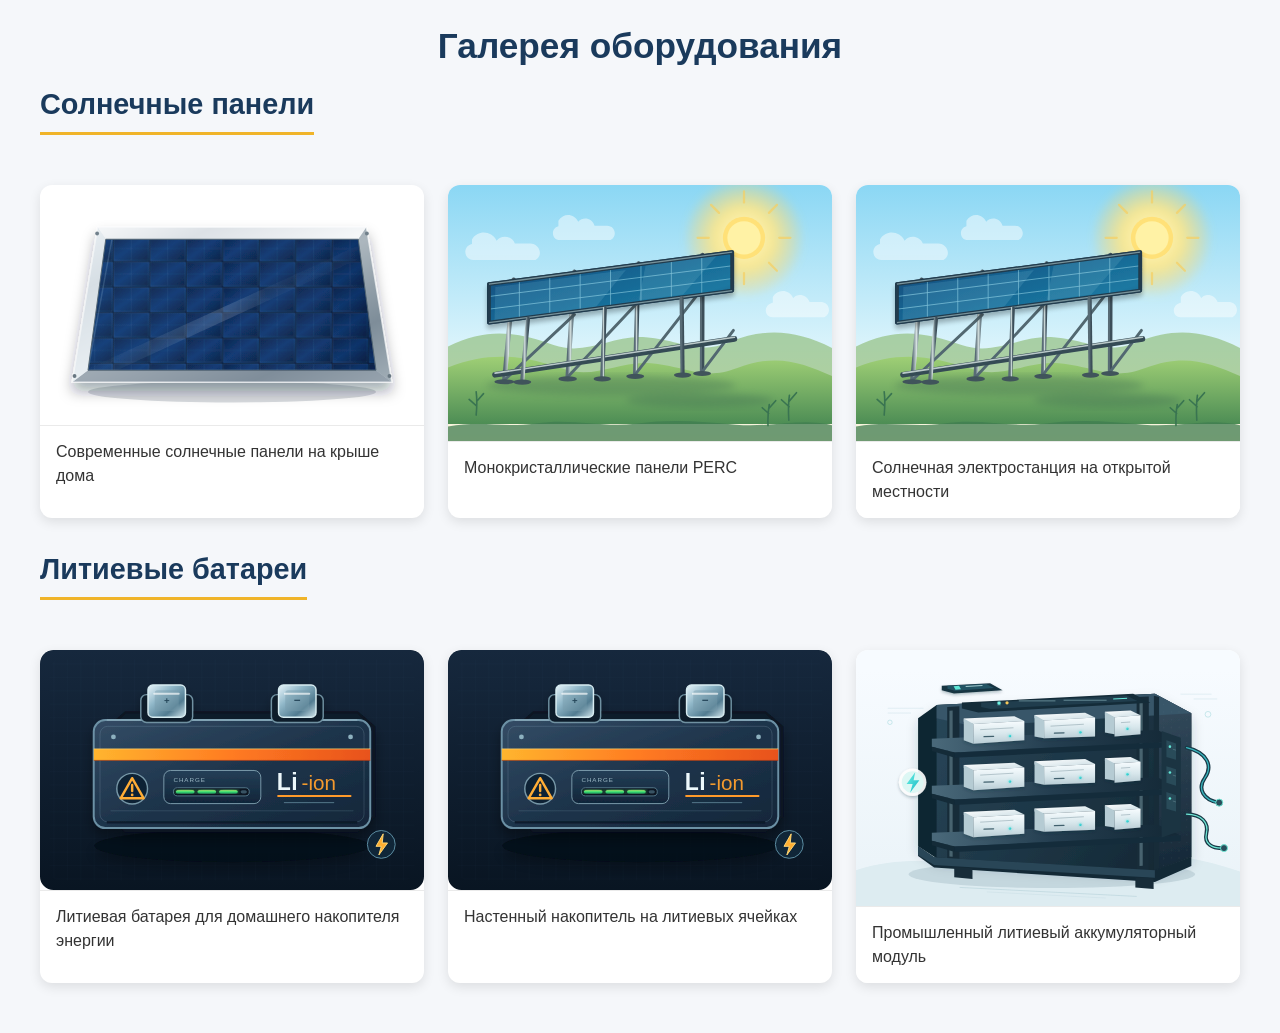
<file: gallery.html>
<!DOCTYPE html>
<html lang="ru">
<head>
  <meta charset="UTF-8">
  <meta name="viewport" content="width=device-width, initial-scale=1.0">
  <title>Галерея — Солнечные панели и литиевые батареи</title>
  <meta name="description" content="Галерея с фотографиями солнечных панелей и литиевых батарей с подписями и SEO-текстами.">
  <style>
    * {
      box-sizing: border-box;
      margin: 0;
      padding: 0;
    }

    body {
      font-family: Arial, sans-serif;
      background-color: #f5f7fa;
      color: #222;
      line-height: 1.5;
      padding: 20px;
    }

    main {
      max-width: 1200px;
      margin: 0 auto;
    }

    h1 {
      text-align: center;
      font-size: 2.2rem;
      margin-bottom: 10px;
      color: #1a3a5c;
    }

    h2 {
      font-size: 1.8rem;
      margin-bottom: 20px;
      color: #1a3a5c;
      border-bottom: 3px solid #f0b429;
      display: inline-block;
      padding-bottom: 6px;
    }

    .gallery {
      display: grid;
      grid-template-columns: repeat(auto-fit, minmax(300px, 1fr));
      gap: 24px;
      margin: 30px 0;
    }

    figure {
      background-color: #ffffff;
      border-radius: 12px;
      box-shadow: 0 4px 12px rgba(0, 0, 0, 0.1);
      overflow: hidden;
      transition: transform 0.2s ease;
    }

    figure:hover {
      transform: translateY(-4px);
    }

    img {
      width: 100%;
      height: auto;
      display: block;
    }

    figcaption {
      padding: 14px 16px;
      font-size: 1rem;
      color: #333;
      background-color: #ffffff;
      border-top: 1px solid #eaeaea;
    }
  </style>
</head>
<body>
  <main>
    <h1>Галерея оборудования</h1>

    <section aria-labelledby="solar-heading">
      <h2 id="solar-heading">Солнечные панели</h2>
      <div class="gallery">
        <figure>
          <img
            src="assets/img/solar-panel.svg"
            alt="Современные солнечные панели, установленные на крыше частного дома под ярким солнечным светом"
          >
          <figcaption>Современные солнечные панели на крыше дома</figcaption>
        </figure>

        <figure>
          <img
            src="assets/img/solar-panel-array.svg"
            alt="Монокристаллические солнечные панели PERC, установленные под открытым небом в солнечный день"
          >
          <figcaption>Монокристаллические панели PERC</figcaption>
        </figure>

        <figure>
          <img
            src="assets/img/solar-panel-array.svg"
            alt="Солнечная электростанция с рядами панелей, расположенная на открытой полевой местности"
          >
          <figcaption>Солнечная электростанция на открытой местности</figcaption>
        </figure>
      </div>
    </section>

    <section aria-labelledby="battery-heading">
      <h2 id="battery-heading">Литиевые батареи</h2>
      <div class="gallery">
        <figure>
          <img
            src="assets/img/lithium-battery.svg"
            alt="Литиевая батарея для хранения электроэнергии в прочном корпусе синего цвета"
          >
          <figcaption>Литиевая батарея для домашнего накопителя энергии</figcaption>
        </figure>

        <figure>
          <img
            src="assets/img/lithium-battery.svg"
            alt="Настенная литиевая батарея с индикатором заряда, размещённая в жилом помещении"
          >
          <figcaption>Настенный накопитель на литиевых ячейках</figcaption>
        </figure>

        <figure>
          <img
            src="assets/img/lithium-battery-pack.svg"
            alt="Промышленный литиевый аккумуляторный модуль, установленный в стеллажной системе"
          >
          <figcaption>Промышленный литиевый аккумуляторный модуль</figcaption>
        </figure>
      </div>
    </section>
  </main>
</body>
</html>
</file>
